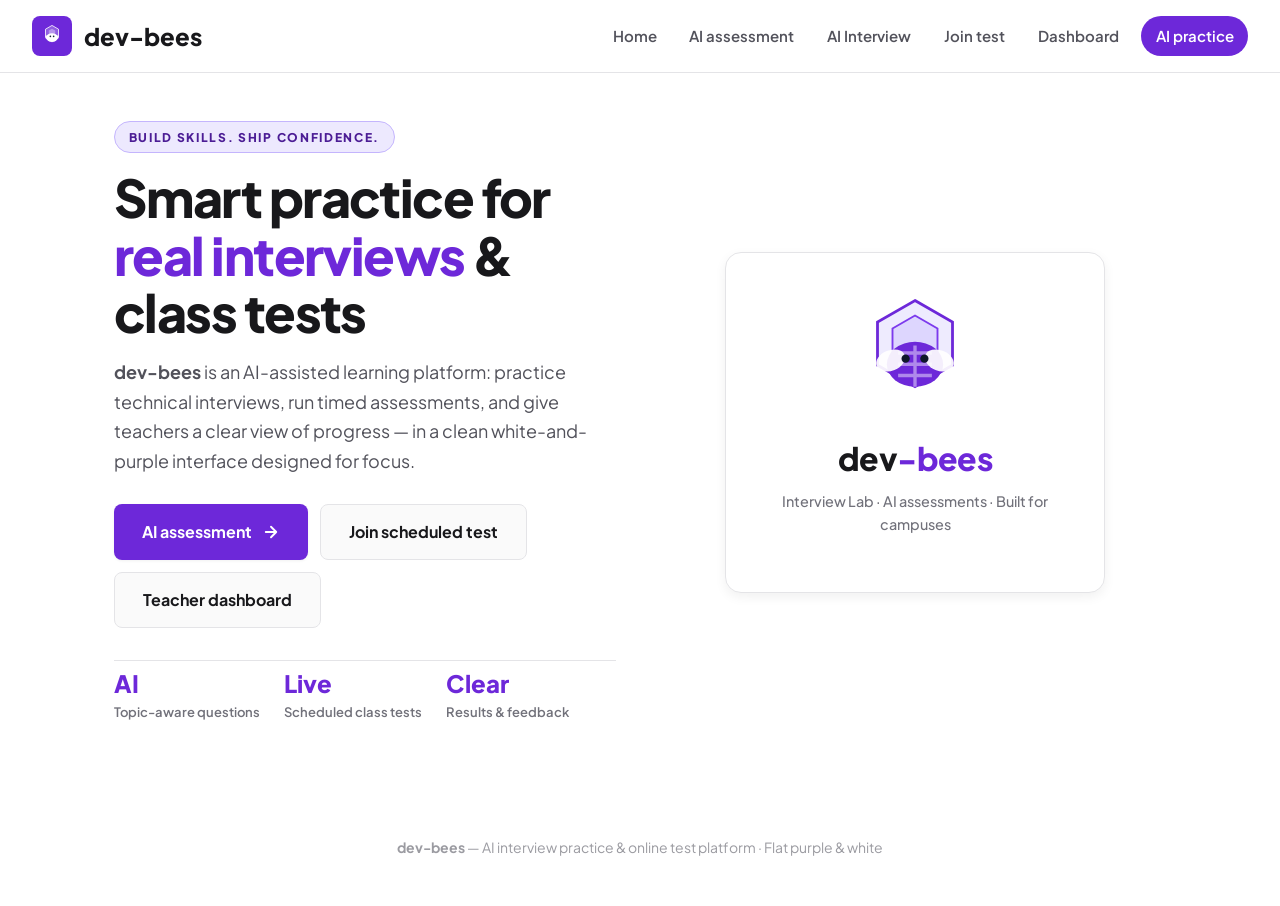
<file: index.html>
<!DOCTYPE html>
<html lang="en">
  <head>
    <meta charset="UTF-8" />
    <meta name="viewport" content="width=device-width, initial-scale=1.0" />
    <meta name="description" content="dev-bees — AI-powered interview practice and online assessments built for students and educators." />
    <title>dev-bees — AI Interview &amp; Test Platform</title>
    <link rel="stylesheet" href="css/styles.css" />
  </head>
  <body>
    <header class="topbar">
      <a href="index.html" class="topbar__brand" aria-label="dev-bees home">
        <div class="topbar__logo" aria-hidden="true">
          <svg width="26" height="26" viewBox="0 0 64 64" fill="none" xmlns="http://www.w3.org/2000/svg">
            <path d="M32 6L48 15.2V33.8L32 43L16 33.8V15.2L32 6Z" stroke="currentColor" stroke-width="2" fill="rgba(255,255,255,0.25)"/>
            <path d="M32 14L40 18.6V27.8L32 32.4L24 27.8V18.6L32 14Z" fill="currentColor" opacity="0.35"/>
            <ellipse cx="32" cy="36" rx="14" ry="11" fill="currentColor"/>
            <path d="M32 26v22M24 30h16M24 36h16M24 42h16" stroke="#fff" stroke-width="2" stroke-opacity="0.35"/>
            <ellipse cx="22" cy="34" rx="7" ry="5" fill="#fff" fill-opacity="0.9" transform="rotate(-25 22 34)"/>
            <ellipse cx="42" cy="34" rx="7" ry="5" fill="#fff" fill-opacity="0.9" transform="rotate(25 42 34)"/>
            <circle cx="28" cy="33" r="2" fill="#1e293b"/>
            <circle cx="36" cy="33" r="2" fill="#1e293b"/>
          </svg>
        </div>
        <span>dev-bees </span>
        
      </a>
      <nav class="topbar__nav topbar__nav--links" aria-label="Primary">
        <a href="index.html">Home</a>
        <a href="ai-assessment.html">AI assessment</a>
        <a href="ai-assessment.html">AI Interview</a>
        <a href="join-test.html">Join test</a>
        <a href="dashboard.html">Dashboard</a>
        <a href="ai-assessment.html" class="nav-cta">AI practice</a>
      </nav>
    </header>

    <section class="hero">
      <div class="hero__inner wrap wrap--wide">
        <div class="hero__copy animate-in">
          <p class="hero__eyebrow">Build skills. Ship confidence.</p>
          <h1 class="hero__title">Smart practice for <span>real interviews</span> &amp; class tests</h1>
          <p class="hero__lead">
            <strong>dev-bees</strong> is an AI-assisted learning platform: practice technical interviews, run timed
            assessments, and give teachers a clear view of progress — in a clean white-and-purple interface
            designed for focus.
          </p>
          <div class="hero__actions">
            <a href="ai-assessment.html" class="btn">
              <span>AI assessment</span>
              <svg width="18" height="18" viewBox="0 0 24 24" fill="none" stroke="currentColor" stroke-width="2.5" stroke-linecap="round" stroke-linejoin="round"><path d="M5 12h14m-7-7l7 7-7 7"/></svg>
            </a>
            <a href="join-test.html" class="btn btn-secondary">Join scheduled test</a>
            <a href="dashboard.html" class="btn btn-secondary">Teacher dashboard</a>
          </div>
          <div class="hero__stats">
            <div class="hero__stat">
              <strong>AI</strong>
              <span>Topic-aware questions</span>
            </div>
            <div class="hero__stat">
              <strong>Live</strong>
              <span>Scheduled class tests</span>
            </div>
            <div class="hero__stat">
              <strong>Clear</strong>
              <span>Results &amp; feedback</span>
            </div>
          </div>
        </div>
        <div class="hero__visual animate-in">
          <div class="hero__logo-card">
            <div class="hero__logo-mark" aria-hidden="true">
              <svg width="120" height="120" viewBox="0 0 64 64" fill="none" xmlns="http://www.w3.org/2000/svg">
                <path d="M32 4L52 15.5V38.5L32 50L12 38.5V15.5L32 4Z" fill="#ede9fe" opacity="0.9"/>
                <path d="M32 4L52 15.5V38.5L32 50L12 38.5V15.5L32 4Z" stroke="#6d28d9" stroke-width="1.5" fill="none"/>
                <path d="M32 12L44 18.9V32.7L32 39.6L20 32.7V18.9L32 12Z" fill="#ddd6fe" stroke="#7c3aed" stroke-width="1"/>
                <ellipse cx="32" cy="38" rx="15" ry="12" fill="#6d28d9"/>
                <path d="M32 28v22M23 32h18M23 38h18M23 44h18" stroke="#fff" stroke-width="1.8" stroke-opacity="0.45"/>
                <ellipse cx="19" cy="36" rx="8" ry="5.5" fill="#fff" fill-opacity="0.92" transform="rotate(-22 19 36)"/>
                <ellipse cx="45" cy="36" rx="8" ry="5.5" fill="#fff" fill-opacity="0.92" transform="rotate(22 45 36)"/>
                <circle cx="27" cy="35" r="2.2" fill="#0f172a"/>
                <circle cx="37" cy="35" r="2.2" fill="#0f172a"/>
              </svg>
            </div>
            <p class="hero__wordmark">dev<span>-bees</span></p>
            <p class="hero__logo-tag">Interview Lab · AI assessments · Built for campuses</p>
          </div>
        </div>
      </div>
    </section>

    <footer class="site-footer">
      <strong>dev-bees</strong> — AI interview practice &amp; online test platform · Flat purple &amp; white
    </footer>

  </body>
</html>
</file>
<file: css/styles.css>
@import url("https://fonts.googleapis.com/css2?family=Plus+Jakarta+Sans:wght@300;400;500;600;700;800&display=swap");

/* Test Platform — flat purple & white */
:root {
  --font: "Plus Jakarta Sans", system-ui, -apple-system, sans-serif;

  --bg-page: #ffffff;
  --surface: #ffffff;
  --surface-hover: #ffffff;
  --surface-2: #fafafa;

  --text: #18181b;
  --text-dim: #52525b;
  --text-muted: #71717a;

  --accent: #6d28d9;
  --accent-hover: #5b21b6;
  --accent-light: #7c3aed;
  --accent-dark: #4c1d95;
  --accent-soft: #ede9fe;
  --accent-border: #c4b5fd;

  --border: #e4e4e7;
  --border-hover: #d4d4d8;

  --success: #16a34a;
  --success-soft: #dcfce7;
  --danger: #dc2626;
  --danger-soft: #fee2e2;
  --warning: #d97706;

  --radius: 16px;
  --radius-md: 12px;
  --radius-sm: 8px;
  --radius-full: 999px;

  --shadow: 0 1px 3px rgba(0, 0, 0, 0.06);
  --shadow-md: 0 4px 12px rgba(0, 0, 0, 0.06);
  --shadow-lg: 0 8px 24px rgba(0, 0, 0, 0.08);

  --transition: color 0.15s ease, background-color 0.15s ease, border-color 0.15s ease,
    box-shadow 0.15s ease, transform 0.15s ease;
}

/* Reset & Base */
*, *::before, *::after {
  box-sizing: border-box;
}

html {
  -webkit-font-smoothing: antialiased;
  -moz-osx-font-smoothing: grayscale;
  scroll-behavior: smooth;
  color-scheme: light;
}

body {
  margin: 0;
  min-height: 100vh;
  font-family: var(--font);
  color: var(--text);
  line-height: 1.6;
  background-color: var(--bg-page);
  overflow-x: hidden;
}

/* Typography */
h1, h2, h3, h4, h5, h6 {
  margin: 0;
  font-weight: 700;
  line-height: 1.2;
  letter-spacing: -0.02em;
}

h1 { font-size: 2.5rem; margin-bottom: 0.75rem; }
h2 { font-size: 1.75rem; margin-bottom: 0.5rem; }
h3 { font-size: 1.25rem; margin-bottom: 0.5rem; }

p { margin: 0 0 1rem; }

a {
  color: var(--accent);
  text-decoration: none;
  font-weight: 500;
  transition: var(--transition);
}

a:hover {
  color: var(--accent-hover);
}

/* Scrollbar */
::-webkit-scrollbar {
  width: 8px;
}

::-webkit-scrollbar-track {
  background: var(--bg-page);
}

::-webkit-scrollbar-thumb {
  background: var(--surface-2);
  border-radius: 4px;
}

::-webkit-scrollbar-thumb:hover {
  background: var(--text-muted);
}

/* Utility */
.animate-in {
  animation: slide-up 0.6s cubic-bezier(0.2, 0.8, 0.2, 1) forwards;
}

@keyframes slide-up {
  from { opacity: 0; transform: translateY(20px); }
  to { opacity: 1; transform: translateY(0); }
}

@keyframes spin {
  to { transform: rotate(360deg); }
}

@keyframes pulse-glow {
  0% { box-shadow: 0 0 0 0 rgba(99, 102, 241, 0.4); }
  70% { box-shadow: 0 0 0 10px rgba(99, 102, 241, 0); }
  100% { box-shadow: 0 0 0 0 rgba(99, 102, 241, 0); }
}

/* Layout */
.topbar {
  display: flex;
  align-items: center;
  justify-content: space-between;
  padding: 1rem 2rem;
  background: var(--bg-page);
  border-bottom: 1px solid var(--border);
  position: sticky;
  top: 0;
  z-index: 1000;
  transition: var(--transition);
}

.topbar__brand {
  font-size: 1.5rem;
  font-weight: 800;
  color: var(--text);
  display: flex;
  align-items: center;
  gap: 0.75rem;
  text-decoration: none;
}

.topbar__logo {
  width: 40px;
  height: 40px;
  background: var(--accent);
  border-radius: var(--radius-sm);
  display: flex;
  align-items: center;
  justify-content: center;
  color: #fff;
}

.topbar__meta {
  font-size: 0.75rem;
  text-transform: uppercase;
  letter-spacing: 0.1em;
  font-weight: 700;
  color: var(--text-dim);
  background: var(--surface-2);
  padding: 0.4rem 1rem;
  border-radius: var(--radius-full);
  border: 1px solid var(--border);
}

.topbar__nav--links {
  display: flex;
  align-items: center;
  gap: 0.25rem;
  flex-wrap: wrap;
}

.topbar__nav--links a {
  color: var(--text-dim);
  font-weight: 600;
  font-size: 0.9375rem;
  padding: 0.5rem 0.9rem;
  border-radius: var(--radius-full);
  text-decoration: none;
  transition: var(--transition);
}

.topbar__nav--links a:hover {
  color: var(--accent-dark);
  background: var(--accent-soft);
}

.topbar__nav--links a.nav-cta {
  background: var(--accent);
  color: #fff;
  margin-left: 0.25rem;
}

.topbar__nav--links a.nav-cta:hover {
  color: #fff;
  background: var(--accent-hover);
}

/* Home hero */
.hero {
  padding: 3rem 0 4rem;
  position: relative;
  overflow: hidden;
  background: var(--bg-page);
}

.hero__inner {
  position: relative;
  z-index: 1;
  display: grid;
  gap: 2.5rem;
  align-items: center;
}

@media (min-width: 900px) {
  .hero__inner {
    grid-template-columns: 1fr 1fr;
    gap: 3rem;
  }
}

.hero__copy {
  max-width: 36rem;
}

.hero__eyebrow {
  display: inline-block;
  font-size: 0.75rem;
  font-weight: 800;
  letter-spacing: 0.14em;
  text-transform: uppercase;
  color: var(--accent-dark);
  background: var(--accent-soft);
  padding: 0.35rem 0.85rem;
  border-radius: var(--radius-full);
  margin-bottom: 1rem;
  border: 1px solid var(--accent-border);
}

.hero__title {
  font-size: clamp(2.25rem, 5vw, 3.25rem);
  font-weight: 800;
  letter-spacing: -0.03em;
  line-height: 1.1;
  margin-bottom: 1rem;
  color: var(--text);
}

.hero__title span {
  color: var(--accent);
}

.hero__lead {
  font-size: 1.125rem;
  color: var(--text-dim);
  line-height: 1.65;
  margin-bottom: 1.75rem;
}

.hero__actions {
  display: flex;
  flex-wrap: wrap;
  gap: 0.75rem;
  margin-bottom: 2rem;
}

.hero__stats {
  display: flex;
  flex-wrap: wrap;
  gap: 1.5rem;
  padding-top: 0.5rem;
  border-top: 1px solid var(--border);
}

.hero__stat {
  min-width: 5rem;
}

.hero__stat strong {
  display: block;
  font-size: 1.5rem;
  font-weight: 800;
  color: var(--accent);
  line-height: 1.2;
}

.hero__stat span {
  font-size: 0.8125rem;
  color: var(--text-muted);
  font-weight: 600;
}

.hero__visual {
  display: flex;
  justify-content: center;
  align-items: center;
}

.hero__logo-card {
  background: var(--surface);
  border: 1px solid var(--border);
  border-radius: var(--radius);
  padding: 2.5rem 2rem;
  box-shadow: var(--shadow-md);
  text-align: center;
  max-width: 380px;
  width: 100%;
}

.hero__logo-mark {
  width: 120px;
  height: 120px;
  margin: 0 auto 1.25rem;
  display: flex;
  align-items: center;
  justify-content: center;
}

.hero__logo-card .hero__wordmark {
  font-size: 2rem;
  font-weight: 800;
  letter-spacing: -0.02em;
  color: var(--text);
  margin-bottom: 0.35rem;
}

.hero__logo-card .hero__wordmark span {
  color: var(--accent);
}

.hero__logo-tag {
  font-size: 0.9rem;
  color: var(--text-muted);
  font-weight: 500;
}

.section-anchor {
  scroll-margin-top: 5.5rem;
}

.section-heading {
  text-align: center;
  max-width: 32rem;
  margin: 0 auto 2rem;
}

.section-heading h2 {
  font-size: 1.75rem;
  margin-bottom: 0.5rem;
}

.section-heading p {
  color: var(--text-dim);
  margin: 0;
  font-size: 1rem;
}

.join-test-grid {
  display: grid;
  grid-template-columns: 1fr 1fr;
  gap: 1.5rem;
}

@media (max-width: 640px) {
  .join-test-grid {
    grid-template-columns: 1fr;
  }
}

.main {
  padding: 2rem 0 4rem;
}

.wrap {
  max-width: 800px;
  margin: 0 auto;
  padding: 0 1.5rem;
}

.wrap--wide {
  max-width: 1100px;
}

.wrap--test {
  max-width: 1120px;
}

/* Components */
.card {
  background: var(--surface);
  border: 1px solid var(--border);
  border-radius: var(--radius);
  padding: 2.5rem;
  box-shadow: var(--shadow-md);
  transition: var(--transition);
  position: relative;
}

.card:hover {
  border-color: var(--accent-border);
  box-shadow: var(--shadow-lg);
}

.card--flat:hover {
  transform: none;
}

.card__lead {
  display: flex;
  gap: 1.5rem;
  margin-bottom: 2rem;
  align-items: flex-start;
}

.card__icon {
  width: 64px;
  height: 64px;
  background: var(--accent-soft);
  color: var(--accent);
  border: 1px solid var(--accent-border);
  border-radius: var(--radius-md);
  display: flex;
  align-items: center;
  justify-content: center;
  font-size: 1.75rem;
  flex-shrink: 0;
}

.sub {
  color: var(--text-dim);
  font-size: 1rem;
  margin-bottom: 1.5rem;
}

/* Forms */
label {
  display: block;
  font-size: 0.825rem;
  font-weight: 600;
  color: var(--text-muted);
  margin-bottom: 0.625rem;
  text-transform: uppercase;
  letter-spacing: 0.05em;
}

input[type="text"],
input[type="password"],
input[type="number"],
select,
textarea {
  width: 100%;
  background: #fff;
  border: 1px solid var(--border);
  border-radius: var(--radius-sm);
  padding: 0.9rem 1.1rem;
  font-family: inherit;
  font-size: 1rem;
  color: var(--text);
  transition: var(--transition);
  margin-bottom: 1.5rem;
}

input:focus,
select:focus {
  outline: none;
  border-color: var(--accent);
  background: #faf5ff;
  box-shadow: 0 0 0 3px var(--accent-soft);
}

input::placeholder {
  color: #475569;
}

select {
  appearance: none;
  background-image: url("data:image/svg+xml,%3Csvg xmlns='http://www.w3.org/2000/svg' width='16' height='16' fill='%2394a3b8' viewBox='0 0 16 16'%3E%3Cpath d='M8 11L3 6h10l-5 5z'/%3E%3C/svg%3E");
  background-repeat: no-repeat;
  background-position: right 1.1rem center;
  padding-right: 3rem;
  cursor: pointer;
}

/* Buttons */
.btn {
  display: inline-flex;
  align-items: center;
  justify-content: center;
  gap: 0.625rem;
  padding: 0.9rem 1.75rem;
  border-radius: var(--radius-sm);
  font-size: 1rem;
  font-weight: 700;
  cursor: pointer;
  transition: var(--transition);
  border: none;
  font-family: inherit;
  color: #fff;
  text-decoration: none;
  background: var(--accent);
  box-shadow: var(--shadow);
}

.btn:hover {
  background: var(--accent-hover);
  color: #fff;
}

.btn:active {
  transform: translateY(0);
}

.btn:disabled {
  opacity: 0.5;
  cursor: not-allowed;
  transform: none;
}

.btn-secondary {
  background: var(--surface-2);
  color: var(--text);
  border: 1px solid var(--border);
  box-shadow: none;
}

.btn-secondary:hover {
  background: var(--accent-soft);
  border-color: var(--accent-border);
  color: var(--accent-dark);
  box-shadow: var(--shadow-md);
}

.btn-danger {
  background: #ef4444;
  box-shadow: 0 4px 14px 0 rgba(239, 68, 68, 0.39);
}

.btn-danger:hover {
  background: #f87171;
  box-shadow: 0 6px 20px rgba(239, 68, 68, 0.5);
}

.btn-sm {
  padding: 0.5rem 1rem;
  font-size: 0.875rem;
}

/* Navigation Links */
.nav-links {
  margin-top: 2rem;
  display: flex;
  gap: 1rem;
  align-items: center;
}

.link-quiet {
  font-size: 0.875rem;
  color: var(--text-dim);
}

/* Timer Bar */
.timer-bar {
  display: flex;
  justify-content: space-between;
  gap: 1rem;
  margin-bottom: 2rem;
  padding: 1.25rem;
  background: var(--accent-soft);
  border-radius: var(--radius-md);
  border: 1px solid var(--accent);
}

/* Camera Container */
#camera-container {
  position: fixed;
  top: 72px; /* Below the topbar */
  right: 24px;
  width: 220px;
  background: var(--surface);
  backdrop-filter: blur(20px);
  border: 1px solid var(--border);
  border-radius: var(--radius-md);
  overflow: hidden;
  box-shadow: var(--shadow-lg);
  z-index: 1001; /* Above status bar if needed */
  display: flex;
  flex-direction: column;
  transition: var(--transition);
}

#camera-feed {
  width: 100%;
  aspect-ratio: 16/9;
  object-fit: cover;
  background: #000;
  border-bottom: 1px solid var(--border);
}

#camera-status {
  padding: 0.65rem;
  font-size: 0.75rem;
  font-weight: 700;
  text-align: center;
  text-transform: uppercase;
  letter-spacing: 0.05em;
  background: var(--surface-2);
  color: var(--text-dim);
}

#camera-status.warning { color: var(--warning); background: rgba(245, 158, 11, 0.1); }
#camera-status.error { color: var(--danger); background: rgba(239, 68, 68, 0.1); }

.timer-bar__pill {
  display: flex;
  flex-direction: column;
  gap: 0.25rem;
  font-size: 0.75rem;
  font-weight: 600;
  color: var(--text-dim);
  text-transform: uppercase;
  letter-spacing: 0.05em;
}

.timer-bar__pill strong {
  font-size: 1.25rem;
  color: var(--text);
  font-variant-numeric: tabular-nums;
  letter-spacing: 0;
}

.timer-bar.warn {
  border-color: var(--warning);
  background: rgba(245, 158, 11, 0.12);
}

.timer-bar.warn .timer-bar__pill strong {
  color: var(--warning);
}

.test-stats-row {
  display: flex;
  flex-wrap: wrap;
  gap: 1.25rem 2rem;
  margin-bottom: 1.5rem;
  padding: 1rem 1.25rem;
  background: var(--surface-2);
  border: 1px solid var(--border);
  border-radius: var(--radius-md);
  font-size: 0.9375rem;
  color: var(--text-dim);
}

.test-stats-row__item strong {
  color: var(--text);
  font-variant-numeric: tabular-nums;
}

.test-actions--pager {
  display: flex;
  flex-wrap: wrap;
  gap: 0.75rem;
}

.test-actions--pager .btn {
  min-width: 8rem;
}

.test-summary-panel {
  margin-top: 1rem;
  padding: 2rem;
  background: var(--surface-2);
  border: 1px solid var(--border);
  border-radius: var(--radius-md);
}

.test-summary-panel__title {
  font-size: 1.5rem;
  margin-bottom: 0.5rem;
}

.test-summary-panel__lead {
  margin-bottom: 1.5rem;
}

.test-summary-panel__grid {
  display: grid;
  grid-template-columns: 1fr 1fr;
  gap: 1rem;
  margin-bottom: 1.25rem;
}

@media (max-width: 520px) {
  .test-summary-panel__grid {
    grid-template-columns: 1fr;
  }
}

.test-summary-card {
  padding: 1.25rem;
  border-radius: var(--radius-sm);
  border: 1px solid var(--border);
  background: #fff;
  text-align: center;
}

.test-summary-card--ok {
  border-color: rgba(16, 185, 129, 0.35);
  background: rgba(16, 185, 129, 0.06);
}

.test-summary-card--no {
  border-color: rgba(239, 68, 68, 0.25);
  background: rgba(239, 68, 68, 0.05);
}

.test-summary-card__label {
  display: block;
  font-size: 0.8rem;
  font-weight: 700;
  color: var(--text-muted);
  text-transform: uppercase;
  letter-spacing: 0.06em;
  margin-bottom: 0.35rem;
}

.test-summary-card__value {
  font-size: 2rem;
  font-weight: 800;
  color: var(--text);
}

.test-summary-panel__detail {
  margin-bottom: 1.5rem;
  font-size: 0.9rem;
  color: var(--text-dim);
  line-height: 1.5;
}

.test-summary-detail__line {
  margin: 0 0 0.5rem;
}

.test-summary-panel__actions {
  display: flex;
  flex-wrap: wrap;
  gap: 0.75rem;
}

.test-summary-panel__actions .btn {
  flex: 1;
  min-width: 10rem;
}

/* Test layout: palette + main workspace */
.test-shell {
  display: grid;
  gap: 1.25rem;
  grid-template-columns: 1fr;
  align-items: start;
}

.test-shell--with-palette {
  grid-template-columns: minmax(220px, 260px) 1fr;
}

@media (max-width: 900px) {
  .test-shell--with-palette {
    grid-template-columns: 1fr;
  }
}

.test-palette-card {
  padding: 1.35rem 1.25rem;
  position: sticky;
  top: 5.5rem;
}

.test-palette-card--hidden {
  display: none !important;
}

.test-palette__title {
  font-size: 0.7rem;
  font-weight: 800;
  letter-spacing: 0.12em;
  text-transform: uppercase;
  color: var(--text-muted);
  margin: 0 0 0.35rem;
}

.test-palette__hint {
  font-size: 0.8125rem;
  color: var(--text-dim);
  margin: 0 0 1rem;
  line-height: 1.4;
}

.question-palette {
  display: grid;
  grid-template-columns: repeat(auto-fill, minmax(2.5rem, 1fr));
  gap: 0.5rem;
  margin-bottom: 1.25rem;
}

.question-palette__btn {
  width: 100%;
  aspect-ratio: 1;
  min-height: 2.5rem;
  padding: 0;
  border-radius: var(--radius-sm);
  border: 1px solid var(--border);
  background: var(--surface);
  color: var(--text-dim);
  font-size: 0.875rem;
  font-weight: 700;
  font-family: inherit;
  cursor: pointer;
  transition: var(--transition);
}

.question-palette__btn:hover {
  border-color: var(--accent-border);
  color: var(--accent);
  background: var(--accent-soft);
}

.question-palette__btn.is-answered {
  background: var(--accent-soft);
  border-color: var(--accent-border);
  color: var(--accent-dark);
}

.question-palette__btn.is-current {
  background: var(--accent);
  border-color: var(--accent);
  color: #fff;
}

.question-palette__btn.is-current.is-answered {
  background: var(--accent-hover);
  border-color: var(--accent-hover);
  color: #fff;
}

.test-palette__legend {
  display: flex;
  flex-direction: column;
  gap: 0.5rem;
  font-size: 0.75rem;
  color: var(--text-muted);
  padding-top: 0.75rem;
  border-top: 1px solid var(--border);
}

.test-palette__legend span {
  display: flex;
  align-items: center;
  gap: 0.5rem;
}

.test-palette__dot {
  width: 10px;
  height: 10px;
  border-radius: 2px;
  border: 1px solid var(--border);
  background: var(--surface);
  flex-shrink: 0;
}

.test-palette__dot--answered {
  background: var(--accent-soft);
  border-color: var(--accent-border);
}

.test-palette__dot--current {
  background: var(--accent);
  border-color: var(--accent);
}

/* Question Styles */
.question-block {
  background: var(--surface-2);
  border: 1px solid var(--border);
  border-radius: var(--radius-md);
  padding: 1.5rem;
  margin-bottom: 0;
  transition: var(--transition);
}

.question-block:hover {
  border-color: var(--accent-border);
  background: var(--surface);
}

.question-block h3 {
  font-size: 1.1rem;
  margin-bottom: 1.25rem;
  display: flex;
  gap: 0.75rem;
}

.options {
  display: grid;
  gap: 0.75rem;
}

.options label {
  margin: 0;
  display: flex;
  align-items: center;
  gap: 1rem;
  padding: 1rem 1.25rem;
  background: #fff;
  border: 1px solid var(--border);
  border-radius: var(--radius-sm);
  cursor: pointer;
  font-size: 1rem;
  color: var(--text-dim);
  text-transform: none;
  letter-spacing: 0;
  font-weight: 500;
  transition: var(--transition);
}

.options label:hover {
  background: var(--surface-2);
  border-color: var(--border-hover);
}

.options input[type="radio"] {
  width: 1.25rem;
  height: 1.25rem;
  margin: 0;
  accent-color: var(--accent);
}

.options label:has(input:checked) {
  background: var(--accent-soft);
  border-color: var(--accent);
  color: var(--text);
  font-weight: 600;
}

/* Score Wrap */
.score-wrap {
  text-align: center;
  padding: 2.5rem;
  background: var(--accent-soft);
  border: 1px solid var(--accent-border);
  border-radius: var(--radius);
  margin-bottom: 2.5rem;
}

.score-big {
  font-size: 5rem;
  font-weight: 800;
  color: var(--accent);
  line-height: 1;
  margin: 0.5rem 0;
}

/* Table Styles */
.table-wrap {
  background: var(--surface);
  border: 1px solid var(--border);
  border-radius: var(--radius-md);
  overflow: hidden;
  margin: 1.5rem 0;
  box-shadow: var(--shadow);
}

.data-table {
  width: 100%;
  border-collapse: collapse;
  font-size: 0.875rem;
}

.data-table th {
  background: var(--surface-2);
  text-align: left;
  padding: 1rem 1.5rem;
  font-weight: 700;
  text-transform: uppercase;
  font-size: 0.75rem;
  letter-spacing: 0.1em;
  color: var(--text-muted);
  border-bottom: 1px solid var(--border);
}

.data-table td {
  padding: 1rem 1.5rem;
  border-bottom: 1px solid var(--border);
  color: var(--text-dim);
}

.data-table tr:last-child td {
  border-bottom: none;
}

.data-table tr:hover td {
  background: var(--accent-soft);
}

/* Feedback Section */
.feedback-section {
  background: var(--surface-2);
  border-radius: var(--radius-md);
  padding: 1.5rem;
  margin-top: 1.5rem;
}

.feedback-section ul {
  list-style: none;
  padding: 0;
  margin: 1rem 0;
}

.feedback-section li {
  position: relative;
  padding-left: 1.5rem;
  margin-bottom: 0.75rem;
  color: var(--text-dim);
}

.feedback-section li::before {
  content: '→';
  position: absolute;
  left: 0;
  color: var(--accent);
}

/* Overlays */
.start-overlay {
  background: rgba(255, 255, 255, 0.96);
  backdrop-filter: blur(8px);
}

.start-overlay__card {
  max-width: 600px;
  background: var(--surface);
  border: 1px solid var(--border);
  box-shadow: var(--shadow-lg);
  border-radius: var(--radius);
  padding: 2.5rem;
}

.start-overlay__title {
  font-size: 2rem;
  margin-bottom: 1rem;
  color: var(--text);
}

.start-overlay__rules {
  background: var(--surface-2);
  border: 1px solid var(--border);
  border-radius: var(--radius-md);
  padding: 1.5rem;
  margin: 1.5rem 0 2rem;
  display: flex;
  flex-direction: column;
  gap: 1rem;
}

.rule-item {
  display: flex;
  align-items: center;
  gap: 1.25rem;
  padding: 0.75rem;
  background: var(--surface);
  border: 1px solid var(--border);
  border-radius: var(--radius-sm);
  margin-bottom: 0;
}

.rule-icon { font-size: 1.75rem; width: 40px; text-align: center; }
.rule-content strong { color: var(--text); display: block; font-size: 1.05rem; }
.rule-content span { font-size: 0.9rem; color: var(--text-dim); }

.start-overlay__icon-wrap {
  width: 72px;
  height: 72px;
  border-radius: var(--radius-md);
  background: var(--accent-soft);
  border: 1px solid var(--accent-border);
  color: var(--accent);
  display: flex;
  align-items: center;
  justify-content: center;
  margin: 0 auto 1.5rem;
}

.start-overlay__icon-wrap svg {
  flex-shrink: 0;
}

/* Custom Scrollbar for Code */
code {
  background: var(--surface-2);
  color: var(--accent);
  padding: 0.2rem 0.4rem;
  border-radius: 6px;
  font-family: inherit;
  font-weight: 600;
}

/* Footer */
.site-footer {
  text-align: center;
  padding: 3rem 1rem;
  color: var(--text-muted);
  font-size: 0.875rem;
  opacity: 0.7;
}

/* Responsive */
@media (max-width: 640px) {
  .wrap { padding: 0 1rem; }
  .card { padding: 1.5rem; }
  .card__lead { flex-direction: column; gap: 1rem; }
  .timer-bar { flex-direction: column; }
  h1 { font-size: 2rem; }
  .topbar {
    flex-direction: column;
    align-items: stretch;
    gap: 0.75rem;
    padding: 0.875rem 1rem;
  }
  .topbar__nav--links {
    justify-content: center;
  }
  .topbar__nav--links a.nav-cta {
    margin-left: 0;
  }
  .hero {
    padding: 2rem 0 2.5rem;
  }
}

/* Loading animations */
.loader {
  width: 48px;
  height: 48px;
  border: 4px solid var(--accent-soft);
  border-top-color: var(--accent);
  border-radius: 50%;
  animation: spin 0.8s linear infinite;
}

.pdf-dropzone {
  border: 2px dashed var(--border);
  border-radius: var(--radius-md);
  padding: 3rem 2rem;
  text-align: center;
  transition: var(--transition);
  cursor: pointer;
  background: var(--surface-2);
}

.pdf-dropzone:hover {
  border-color: var(--accent-border);
  background: var(--accent-soft);
}

.pdf-dropzone--over {
  border-color: var(--accent) !important;
  background: var(--accent-soft) !important;
}

.pdf-dropzone__icon {
  font-size: 3rem;
  margin-bottom: 1rem;
}

.pdf-dropzone__text span {
  font-size: 0.875rem;
  color: var(--text-muted);
}

/* Security Status Bar */
.security-status-bar {
  position: fixed;
  top: 0;
  left: 0;
  right: 0;
  height: 48px;
  background: var(--accent-dark);
  border-bottom: 1px solid rgba(255, 255, 255, 0.12);
  display: flex;
  justify-content: space-between;
  align-items: center;
  padding: 0 1.5rem;
  z-index: 1000;
  font-size: 0.85rem;
  font-weight: 600;
  letter-spacing: 0.02em;
}

.security-status-bar__item {
  display: flex;
  align-items: center;
  gap: 0.5rem;
  color: rgba(255, 255, 255, 0.92);
}

.security-status-bar__item--warn {
  color: #fecaca;
}

.security-status-bar__item span {
  font-size: 1.1rem;
}

/* Notifications */
.notification-container {
  position: fixed;
  top: 64px;
  right: 24px;
  z-index: 10000;
  display: flex;
  flex-direction: column;
  gap: 1rem;
  max-width: 400px;
  width: calc(100% - 48px);
}

.notification {
  background: var(--surface);
  border: 1px solid var(--border);
  border-radius: var(--radius-md);
  padding: 1.25rem;
  display: flex;
  gap: 1rem;
  box-shadow: var(--shadow-lg);
  animation: slide-in-right 0.4s cubic-bezier(0.2, 0.8, 0.2, 1);
  position: relative;
  overflow: hidden;
}

@keyframes slide-in-right {
  from { opacity: 0; transform: translateX(30px); }
  to { opacity: 1; transform: translateX(0); }
}

.notification--warning { border-left: 4px solid var(--warning); }
.notification--danger { border-left: 4px solid var(--danger); }
.notification--success { border-left: 4px solid var(--success); }

.notification__icon {
  font-size: 1.5rem;
  flex-shrink: 0;
}

.notification__title {
  font-weight: 700;
  font-size: 1rem;
  margin-bottom: 0.25rem;
}

.notification__message {
  font-size: 0.875rem;
  color: var(--text-dim);
}

.notification__close {
  background: none;
  border: none;
  color: var(--text-muted);
  cursor: pointer;
  padding: 0;
  font-size: 1.25rem;
}
</file>
